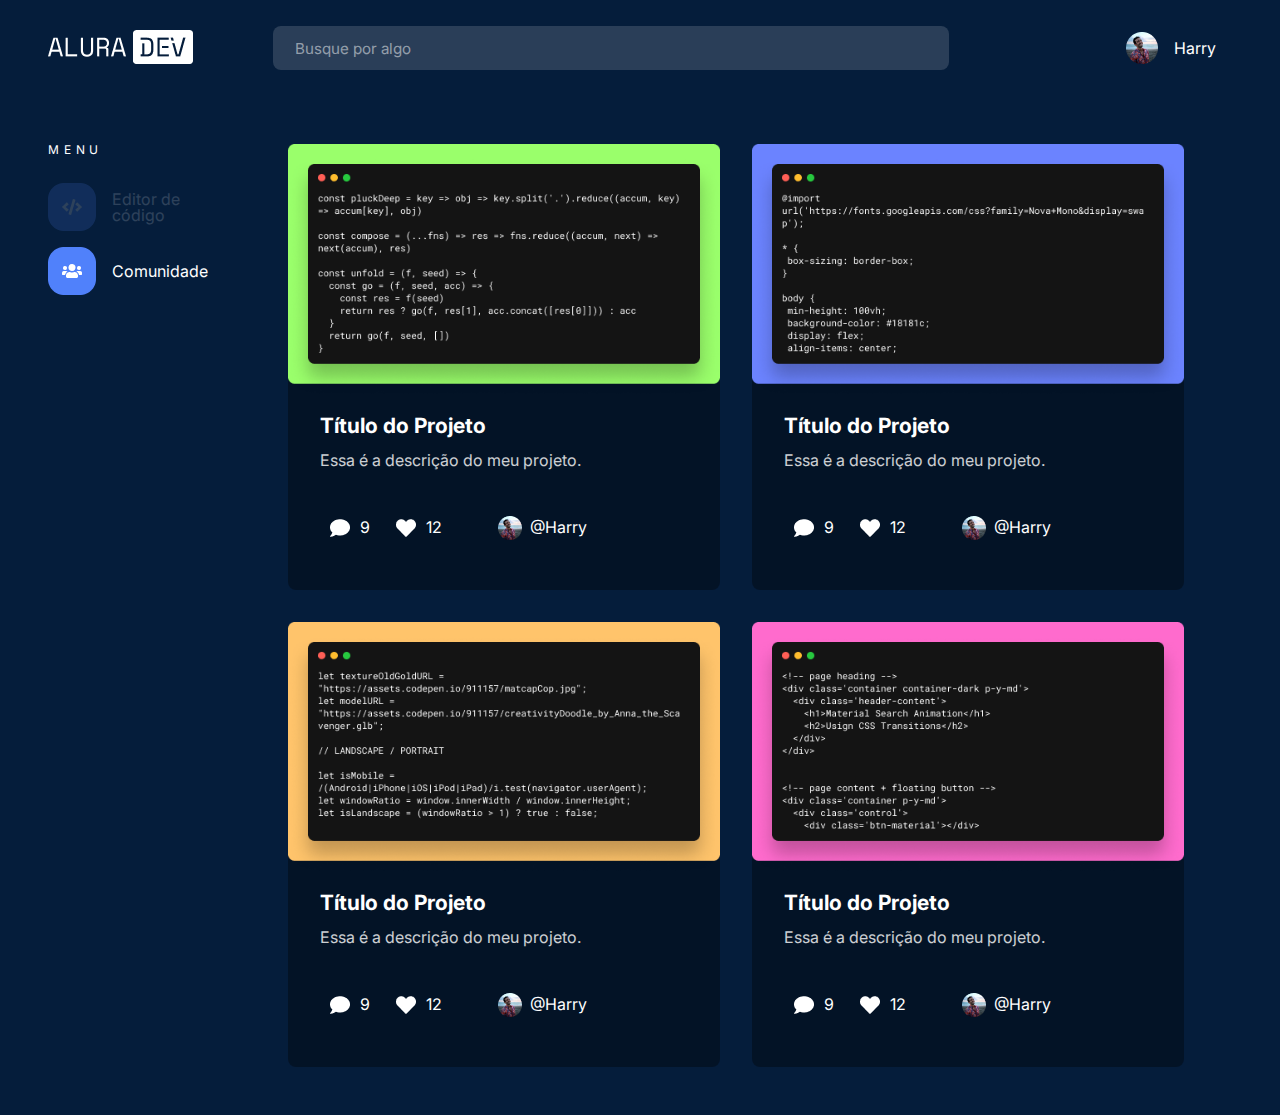
<file: comunidade.html>
<!DOCTYPE html>
<html lang="pt-br">
<head>
    <meta charset="UTF-8">
    <meta http-equiv="X-UA-Compatible" content="IE=edge">
    <meta name="viewport" content="width=device-width, initial-scale=1.0">
    <title>Comunidade - AluraDev</title>

    <link rel="stylesheet" href="./assets/css/reset.css">
    <link rel="preconnect" href="https://fonts.googleapis.com">
    <link rel="preconnect" href="https://fonts.gstatic.com" crossorigin>
    <link href="https://fonts.googleapis.com/css2?family=Inter:wght@400;700&family=Roboto+Mono&display=swap" rel="stylesheet">
    <link rel="stylesheet" href="./assets/css/global.css">
    <link rel="stylesheet" href="./assets/css/container.css">
    <link rel="stylesheet" href="./assets/css/cabecalho/header.css">
    <link rel="stylesheet" href="./assets/css/menu-lateral/menu.css">
    <link rel="stylesheet" href="./assets/css/cards-Projetos/card.css">
</head>
<body>
    <header class="cabecalho">
        <div class="cabecalho__logo">
            <img src="./assets/img/Logo.png" alt="Logo AluraDev" />
        </div>
        <button class="cabecalho__pesquisa__botao"><img src="./assets/img/search-icon.png"></button>
        <input type="search" name="pesquisa" placeholder="Busque por algo" class="cabecalho__pesquisa"/>
        <div class="cabecalho__perfil"> 
            <div class="cabecalho__perfil-container">
                <img src="./assets/img/foto.png" alt="Foto Perfil" class="cabecalho__perfil-imagem"/>
                <a href="#" class="cabecalho__perfil-usuario">Harry</a>
            </div>
        </div>
        <nav class="menu-hamburger">
            <button class="menu-hamburger__botao"><img src="./assets/img/Menu hamburguer.png" class="menu-hamburger__icone"></button>
        </nav>
   </header>
   <div class="containerPrincipal">
        <nav class="menu">
                <h2 class="menu__titulo">Menu</h2>
                <ul class="menu__lista">
                    <li class="menu__itemLista inativo">
                        <img class="menu__icone" src="./assets/img/icone-editor.png" alt="Link para a página do Editor de Código">
                        <a href="index.html" class="menu__link">Editor de código</a>
                    </li>
                    <li class="menu__itemLista">
                        <img class="menu__icone" src="./assets/img/icone-comunidade.png" alt="Link para a página da Comunidade">
                        <a href="comunidade.html" class="menu__link">Comunidade</a>
                    </li>
                </ul>
        </nav>
        <main class="card__container">
            <article class="card">
                <img class="card__imagem" src="./assets/img/card_code_editor.png">
                <h2 class="card__titulo">Título do Projeto</h2> 
                <p class="card__descricao">Essa é a descrição do meu projeto.</p>
                <div class="card__detalhes">
                    <span class="card__comentarios">9</span>
                    <span class="card__curtidas">12</span>
                    <span class="card__usuario">@Harry</span>
                </div>
            </article>
            <article class="card">
                <img class="card__imagem" src="./assets/img/card_code_editor2.png">
                <h2 class="card__titulo">Título do Projeto</h2> 
                <p class="card__descricao">Essa é a descrição do meu projeto.</p>
                <div class="card__detalhes">
                    <span class="card__comentarios">9</span>
                    <span class="card__curtidas">12</span>
                    <span class="card__usuario">@Harry</span>
                </div>
            </article> 
            <article class="card">
                <img class="card__imagem" src="./assets/img/card_code_editor3.png">
                <h2 class="card__titulo">Título do Projeto</h2> 
                <p class="card__descricao">Essa é a descrição do meu projeto.</p>
                <div class="card__detalhes">
                    <span class="card__comentarios">9</span>
                    <span class="card__curtidas">12</span>
                    <span class="card__usuario">@Harry</span>
                </div>
            </article> 
            <article class="card">
                <img class="card__imagem" src="./assets/img/card_code_editor4.png">
                <h2 class="card__titulo">Título do Projeto</h2> 
                <p class="card__descricao">Essa é a descrição do meu projeto.</p>
                <div class="card__detalhes">
                    <span class="card__comentarios">9</span>
                    <span class="card__curtidas">12</span>
                    <span class="card__usuario">@Harry</span>
                </div>
            </article>  
        </main>
    </div>

    <script src="./assets/js/projetos/curtir.js"></script>
</body>
</html>
</file>
<file: assets/css/global.css>
* {
    box-sizing: border-box;
    font-family: 'Inter', sans-serif;
    font-size: 16px;
    font-weight: 400;
}

body {
    background-color: #051D3B;
    color: #FFFFFF;
    font-family: 'Inter', sans-serif;
}
</file>
<file: assets/css/container.css>
.containerPrincipal {
    display: flex;
    flex-direction: row;
    margin-top: 2rem;
    padding: 1rem;
    width: 100%;
}

@media screen and (max-width: 768px) {
    .containerPrincipal {
        display: flex;
        flex-direction: column;
        margin-top: 1rem;
    }
}

@media screen and (max-width: 425px) {
    .containerPrincipal {
        margin: 0 0.3rem;
    }
}
</file>
<file: assets/css/cabecalho/header.css>
.cabecalho {
    align-items: center;
    display: flex;
    flex-direction: row;
    height: 2rem;
    padding: 3rem 1rem;
    width: 100%;
    
}

.cabecalho__logo {
    margin: 2rem;
    width: 15%;
}

.cabecalho__pesquisa__botao {
    display: none;
}

.cabecalho__pesquisa {
    background-color: rgba(255, 255, 255, 0.15);
    border: none;
    border-radius: 8px;
    color: #FFFFFF;
    font-family: 'Inter', sans-serif;
    font-size: 0.95rem;
    height: 2.5rem;
    margin: 0 1rem;
    padding: 1.35rem;
    width: 57%;
}

.cabecalho__pesquisa::placeholder {
    color: rgba(255, 255, 255, 0.5);
}

.cabecalho__pesquisa:hover {
    background-color: rgba(255,255,255, 0.3);
    transition: 1s;
}

.cabecalho__perfil {
    width: 25%;
    align-items: center;
    display: flex;
    justify-content: flex-end;
    padding: 0px 2rem;
}

.cabecalho__perfil-container { 
    align-items: center;
    display: flex;
    justify-content: flex-end;
    padding: 0px 1rem;
}

.cabecalho__perfil-container:hover {
    background-color: rgba(255, 255, 255, 0.08);
    border-radius: 8px;
    transition: 1s;
}

.cabecalho__perfil-imagem {
    margin: 1rem;
}

.cabecalho__perfil-usuario {
    color: #FFFFFF;
    text-decoration: none;
}

.menu-hamburger {
    display: none;
}

@media screen and (max-width: 768px) {
    .cabecalho__logo {
        margin: 1rem;
        width: 20%;
    }

    .cabecalho__pesquisa {
        margin: 0 1.5rem;
        width: 70%;
    }
    
    .cabecalho__perfil {
        display: none;
    }

    .menu-hamburger {
        display: inline-block; 
        width: 10%;
    }

    .menu-hamburger__botao {
       background-color: transparent; 
       border: none;
    }

}

@media screen and (max-width: 425px) {
    .cabecalho {
        justify-content: space-between;
    }

    .cabecalho__logo {
        padding-right: 10rem;
    }
    
    .cabecalho__pesquisa {
        display: none;
        width: 60%;
    }

    .cabecalho__pesquisa__botao {
        background-color: transparent;
        border: none;
        display: block;
        margin-left: 6rem;
        padding: 1rem 0.25rem;
    }

    .menu-hamburger {
        display: inline-block; 
        width: 20%;
    }

    .menu-hamburger__botao {
        margin: 0 0.5rem;
     }

}

@media screen and (max-width: 375px) {
    .cabecalho__pesquisa__botao {
        margin-left: 3rem;
    }   

}

@media screen and (max-width: 320px) {
    .cabecalho__pesquisa__botao {
        margin-left: 0rem;
    }   

}
</file>
<file: assets/css/menu-lateral/menu.css>
.menu {
    display: flex;
    flex-direction: column;
    width: 15%;
    margin: 0 2rem;
}

.menu__titulo {
    font-size: 12px;
    letter-spacing: 0.4em;
    text-transform: uppercase;
    margin-bottom: 1.7rem;
}

.menu__itemLista {
    display: flex;
    flex-direction: row;
    align-items: center;
    margin-bottom: 1rem;
}

.menu__link {
    text-decoration: none;
    color: #FFFFFF;
    margin-left: 1rem;
}

.inativo {
    opacity: 16%;
    transition: 1s;
}

.inativo:hover {
    opacity: 64%;
}

.inativo:active{
    opacity: 100%;
}

@media screen and (max-width: 768px) {
    .menu {
        display: none;
    }

}
</file>
<file: assets/css/cards-Projetos/card.css>
.card__container {
    display: flex;
    flex-direction: row;
    flex-wrap: wrap;
    height: auto;
    margin: 0 2rem;
    width: 100%;
}

.card {
    background-color: #00000057;
    border-radius: 8px;
    height: auto;
    margin: 0 1rem 2rem 1rem;
    width: 45%;
}

.card__imagem {
    width: 100%;
}

.card__titulo {
    font-size: 21px;
    font-weight: 700;
    margin: 1rem 2rem; 
}

.card__descricao {
    margin: 1rem 2rem; 
    opacity: 0.8;
}

.card__detalhes {
    display: flex;
    flex-direction: row;
    margin: 2.5rem 2rem;
}

.card__comentarios, .card__curtidas {
    margin-right: 0.5rem;
    padding: 0.5rem;
 
}

.card__usuario {
    margin-left: 8rem;
    padding: 0.5rem;
}

.card__comentarios:hover, .card__curtidas:hover{
    background-color: rgba(255, 255, 255, 0.08);
    border-radius: 8px;
    transition: 1s;
}

.card__usuario:hover{
    background-color: rgba(255, 255, 255, 0.08);
    border-radius: 8px;
    padding: 1rem;
    transition: 1s;
}

.card__usuario:hover::before {
    content: url(../../img/foto.png);
}

.card__comentarios:active, .card__curtidas:active, .card__usuario:active{
    background-color: rgba(255, 255, 255, 0.16);
}

.card__comentarios::before {
    content: url(../../img/icone-comentarios.png);
    margin-right: 0.5rem;
    vertical-align: middle;
}

.card__curtidas::before {
    content: url(../../img/icone-curtida.png);
    margin-right: 0.5rem;
    vertical-align: middle;
}

.card__usuario::before {
    content: url(../../img/foto-miniatura.png);
    margin-right: 0.5rem;
    vertical-align: middle;
}

.curtido::before {
    content: url(../../img/icone-curtida-colorido.png);
    margin-right: 0.5rem;
    vertical-align: middle;
}


@media screen and (max-width: 1300px)  {
    .card__usuario {
        margin-left: 2rem;
    }
}

@media screen and (max-width: 768px) {
    .card__container {
        display: flex;
        flex-direction: column;
        flex-wrap: wrap;
        width: 88%
    }

    .card {
        width: 100%;
    }
}

@media screen and (max-width: 425px) {
    .card__container {
        margin: 0;
    }
}

@media screen and (max-width: 375px) {
    .card__usuario {
        margin-left: 1rem;
    }    
}
</file>
